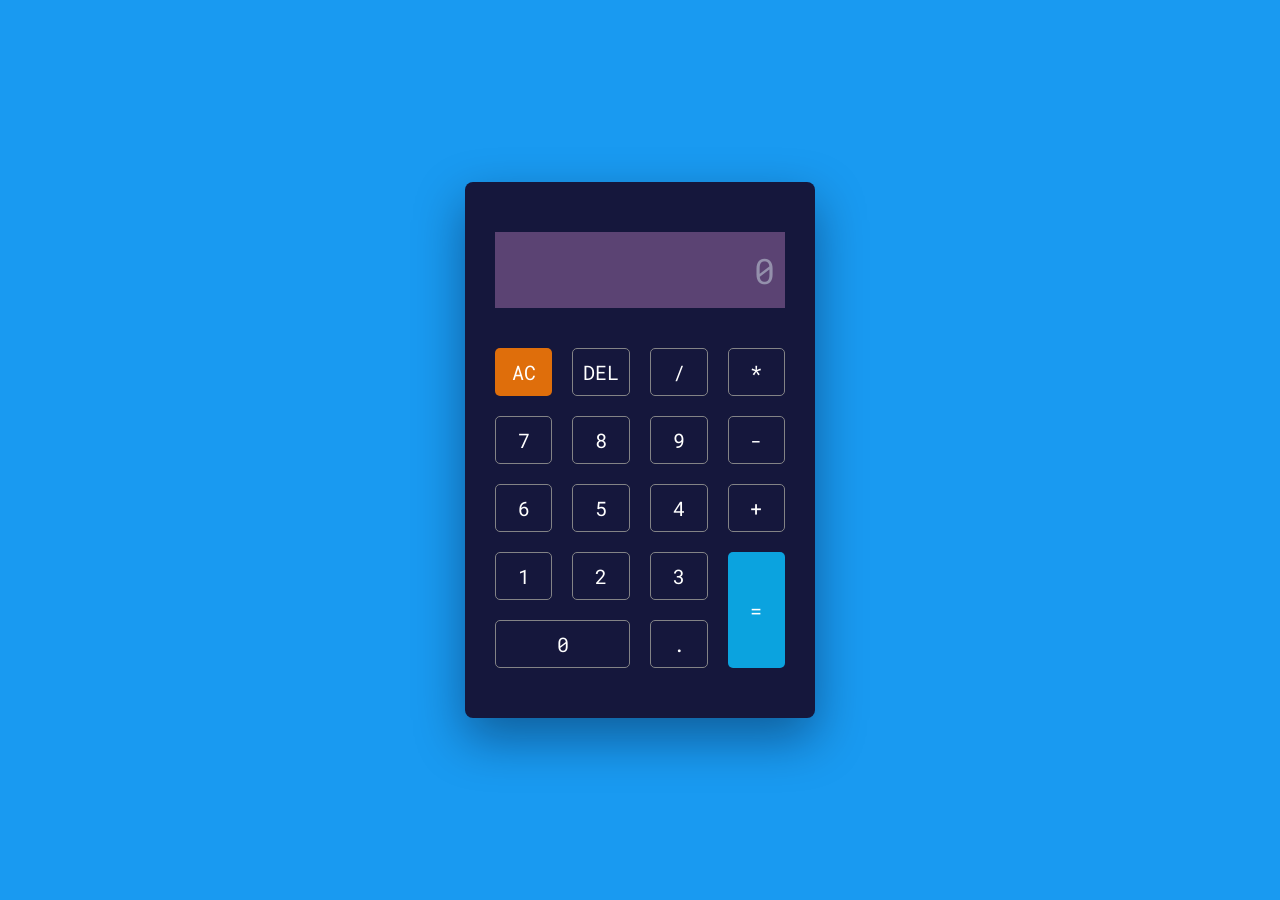
<file: Created/Assignments/Calculater-js/index.html>
<!DOCTYPE html>
<html lang="en">
<head>
    <meta name="viewport" content="width=device-width, initial-scale=1.0" />
    <title>javascript Calculator</title>
    <!-- Google Font -->
    <link
            href="https://fonts.googleapis.com/css2?family=Roboto+Mono:wght@500&display=swap"
            rel="stylesheet"
    />
    <!-- Stylesheet -->
    <style media="screen">
        * {
            padding: 0;
            margin: 0;
            box-sizing: border-box;
            font-family: "Roboto Mono", monospace;
        }
        body {
            height: 100vh;
            background: #199af1;
        }
        .calculator {
            width: 350px;
            background-color: #15173c;
            padding: 50px 30px;
            position: absolute;
            transform: translate(-50%, -50%);
            top: 50%;
            left: 50%;
            border-radius: 8px;
            box-shadow: 0 20px 50px rgba(0, 5, 24, 0.4);
        }
        .display {
            width: 100%;
            background: #5b4373;
        }
        .display input {
            width: 100%;
            padding: 15px 10px;
            text-align: right;
            border: none;
            background-color: transparent;
            color: #ffffff;
            font-size: 35px;
        }
        .display input::placeholder {
            color: #9490ac;
        }
        .buttons {
            display: grid;
            grid-template-columns: repeat(4, 1fr);
            grid-gap: 20px;

            margin-top: 40px;
        }
        .buttons input[type="button"] {
            font-size: 20px;
            padding: 10px;
            border: none;
            border: 1px solid #838386;
            background-color: transparent;
            color: #ffffff;
            cursor: pointer;
            border-radius: 5px;
        }
        .buttons input[type="button"]:hover {
            box-shadow: 0 8px 25px #000d2e;
        }
        input[type="button"]#equal {
            grid-row: span 2;
            background-color: #0ba3df;
            border: none;
        }

        input[type="button"]#clear{
            background-color: #df6e0b;
            border: none;
        }
        input[type="button"][value="0"] {
            grid-column: span 2;
        }
    </style>
</head>
<body>
<div class="calculator">
    <div class="display">
        <input type="text" placeholder="0" id="input" disabled />
    </div>
    <div class="buttons">
        <!-- Full Erase -->
        <input type="button" value="AC" id="clear" />
        <!-- Erase Single Value -->
        <input type="button" value="DEL" id="erase" />
        <input type="button" value="/" class="input-button" />
        <input type="button" value="*" class="input-button" />

        <input type="button" value="7" class="input-button" />
        <input type="button" value="8" class="input-button" />
        <input type="button" value="9" class="input-button" />
        <input type="button" value="-" class="input-button" />

        <input type="button" value="6" class="input-button" />
        <input type="button" value="5" class="input-button" />
        <input type="button" value="4" class="input-button" />
        <input type="button" value="+" class="input-button" />

        <input type="button" value="1" class="input-button" />
        <input type="button" value="2" class="input-button" />
        <input type="button" value="3" class="input-button" />

        <input type="button" value="=" id="equal" />
        <input type="button" value="0" class="input-button" />
        <input type="button" value="." class="input-button" />
    </div>
</div>
<!-- Script -->
<script>

    let equal_pressed = 0;
    //Refer all buttons excluding AC and DEL
    let button_input = document.querySelectorAll(".input-button");
    //Refer input,equal,clear and erase
    let input = document.getElementById("input");
    let equal = document.getElementById("equal");
    let clear = document.getElementById("clear");
    let erase = document.getElementById("erase");

    window.onload = () => {
        input.value = "";
    };

    //Access each class using forEach
    button_input.forEach((button_class) => {
        button_class.addEventListener("click", () => {
            if (equal_pressed == 1) {
                input.value = "";
                equal_pressed = 0;
            }
            //display value of each button
            input.value += button_class.value;
        });
    });

    //Solve the user's input when clicked on equal sign
    equal.addEventListener("click", () => {
        equal_pressed = 1;
        let inp_val = input.value;
        try {
            //evaluate user's input
            let solution = eval(inp_val);
            //True for natural numbers
            //false for decimals
            if (Number.isInteger(solution)) {
                input.value = solution;
            } else {
                input.value = solution.toFixed(2);
            }
        } catch (err) {
            //If user has entered invalid input
            alert("Invalid Input");
        }
    });

    //Clear Whole Input
    clear.addEventListener("click", () => {
        input.value = "";
    });
    //Erase Single Digit
    erase.addEventListener("click", () => {
        input.value = input.value.substr(0, input.value.length - 1);
    });

</script>
</body>
</html>
</file>
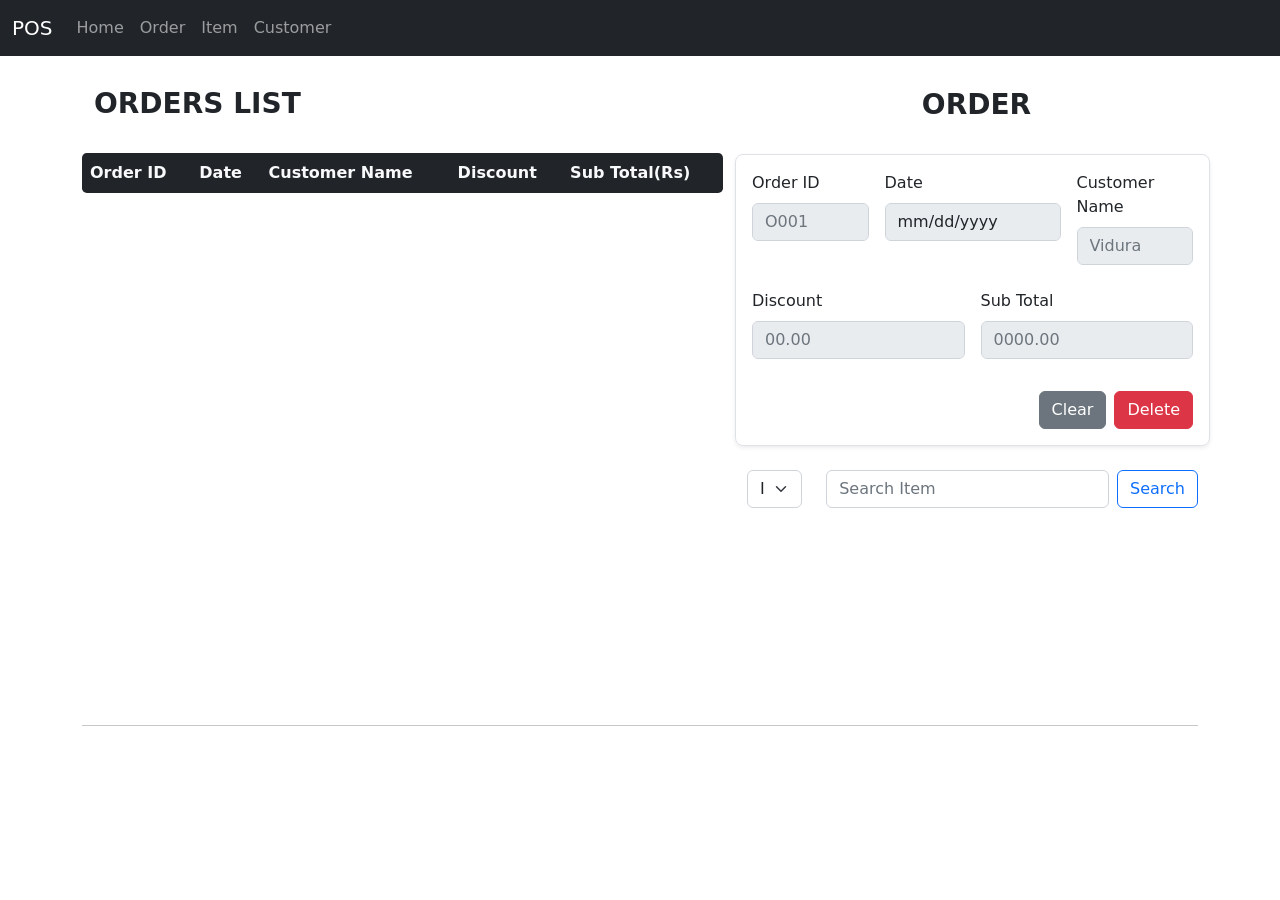
<file: Created/Assignments/SPA/index.html>
<!DOCTYPE html>
<html lang="en">
<head>
    <meta charset="UTF-8">
    <title>POS System</title>
    <meta content="width=device-width, initial-scale=1" name="viewport">
    <link href="../SPA/assets/bootstrap/css/bootstrap.min.css" rel="stylesheet">
    <link href="../SPA/assets/css/table.css" rel="stylesheet">
    <link href="../SPA/assets/css/style.css" rel="stylesheet">
</head>
<body style="background: #fff">
<!--Site Header-->
<header>
    <!--site Row-->
    <section>
        <nav class="navbar navbar-expand-lg navbar-dark bg-dark">
            <div class="container-fluid">
                <a class="navbar-brand" href="#">POS</a>
                <button class="navbar-toggler" type="button" data-bs-toggle="collapse"
                        data-bs-target="#navbarSupportedContent" aria-controls="navbarSupportedContent"
                        aria-expanded="false" aria-label="Toggle navigation">
                    <span class="navbar-toggler-icon"></span>
                </button>
                <div class="collapse navbar-collapse" id="navbarSupportedContent">
                    <ul class="navbar-nav">
                        <li class="nav-item">
                            <div id="btnDash" aria-current="page" class="nav-link " style="cursor: pointer">Home</div>
                        </li>
                        <li class="nav-item">
                            <div id="btnOrder" class="nav-link" style="cursor: pointer">Order</div>
                        </li>
                        <li class="nav-item">
                            <div id="btnItem" class="nav-link" style="cursor: pointer">Item</div>
                        </li>
                        <li class="nav-item">
                            <div id="btnCustomer" class="nav-link" style="cursor: pointer">Customer</div>
                        </li>
                    </ul>
                </div>
            </div>
        </nav>
    </section>
</header>


<!--Site Dashboard-->
<section id="dashboardPage" style="display: block" class="container position-relative">


    <!--Main Dashboard-->
    <section>
        <div class="row container-order">
            <div class="col-7">
                <!--All Order Title-->
                <div>
                    <div class="row " style="margin-top: 1.2rem">
                        <div class="p-1 px-3 col rounded-3 fw-bolder text-dark fs-3 mt-1"><i
                                class="fas fa-chart-line me-2"></i>
                            ORDERS LIST
                        </div>
                    </div>
                </div>
                <div class="mb-5 mt-4 table-wrapper-scroll-y my-custom-scrollbar ">
                    <table class="table table-hover table-borderless table-striped ">
                        <thead class="bg-dark text-light">
                        <tr>
                            <th scope="col">Order ID</th>
                            <th scope="col">Date</th>
                            <th scope="col">Customer Name</th>
                            <th scope="col">Discount</th>
                            <th scope="col">Sub Total(Rs)</th>
                        </tr>
                        </thead>
                        <tbody id="tblOrder">

                        </tbody>
                    </table>
                </div>
            </div>
            <div class="col-5">
                <!--Head/Dashboard Title-->
                <div>
                    <div class="row" style="text-align: center;">
                        <div class="p-1 px-3 rounded-1 fw-bolder text-dark fs-3 mt-4"><i
                                class="fas fa-shopping-cart me-2"></i>
                            ORDER
                        </div>
                    </div>
                </div>
                <div class="row">

                    <!--Order Detail Body-->
                    <div class="px-3 rounded-3 mt-4 p-3 border mb-lg-0 mb-sm-4 mb-4 shadow-sm">
                        <!--First Row-->
                        <div class="row gx-3">
                            <div class="col-5 col-lg col-sm-6 ">
                                <div class="mb-4">
                                    <label for="orderIdDash" class="form-label">Order ID</label>
                                    <input type="text" class="form-control" id="orderIdDash" placeholder="O001"
                                           disabled>
                                </div>
                            </div>
                            <div class="col-7 col-lg  col-sm-6">
                                <div class="mb-4">
                                    <label for="OrderDateDash" class="form-label">Date</label>
                                    <input type="date" class="form-control" id="OrderDateDash" disabled>
                                </div>
                            </div>

                            <div class="col col-lg col-sm-12 ">
                                <div class="mb-4">
                                    <label for="customerNameDash" class="form-label">Customer Name</label>
                                    <input type="text" class="form-control" id="customerNameDash" placeholder="Vidura"
                                           disabled>
                                </div>
                            </div>

                        </div>

                        <!--Second Row-->
                        <div class="row gx-3">
                            <div class="col">
                                <div class="mb-2">
                                    <label for="discountDash" class="form-label">Discount</label>
                                    <input type="text" class="form-control" id="discountDash" placeholder="00.00"
                                           disabled>
                                </div>
                            </div>
                            <div class="col">
                                <div class="mb-2">
                                    <label for="subTotDash" class="form-label">Sub Total</label>
                                    <input type="text" class="form-control" id="subTotDash" placeholder="0000.00"
                                           disabled>
                                </div>
                            </div>
                        </div>

                        <!--Third Row/Button-->
                        <div class="row">
                            <div class=" gap-2 d-flex justify-content-center justify-content-md-end justify-content-sm-center  mt-4">
                                <button type="button" id="btnClearOrd" class="btn btn-secondary">Clear</button>
                                <button type="button" id="btnDeleteOrd" class="btn btn-danger">Delete</button>
                            </div>
                        </div>
                    </div>

                    <!--Selector field-->
                    <div class="col-5 col-sm-3 col-lg-2">
                        <select id="chooseOrderType" class="form-select form-select-ls mt-4"
                                aria-label=".form-select-lg example">
                            <option selected>ID</option>
                        </select>
                    </div>

                    <!--Search bar with button-->
                    <div class="col-12 col-sm-9 col-lg-10">
                        <form class="d-flex mt-3 mt-sm-4">
                            <input class="form-control me-2" id="searchOrder" type="search" placeholder="Search Item"
                                   aria-label="Search">
                            <button id="btnSearchOrder" class="btn btn-outline-primary" type="button">Search
                            </button>
                        </form>
                    </div>

                </div>
            </div>

        </div>


        <!--Line-->
        <hr class="mt-4">
    </section>

</section>

<!--Order-->
<section id="orderPage" style="display: none" class="container position-relative">
    <!--Place Order Title-->
    <div>
        <div class="row ">
            <div class="p-1 px-3 col rounded-3 fw-bolder text-dark fs-3 mt-4"><i
                    class="fas fa-cart-plus me-3"></i>PLACE ORDER
            </div>
        </div>
    </div>

    <!--Section for the Three main Category-->
    <section>
        <div class="mt-4">
            <div class="row gx-3">

                <!--First Column-->
                <div class="col-xl col-lg-5 col-sm-6">
                    <!--Title-->
                    <div class="p-3 rounded-3 text-white bg-dark fw-bolder">INVOICE
                    </div>

                    <!--Container-->
                    <div class="rounded-3 mt-4 p-3 border mb-lg-0 mb-sm-4 mb-4 shadow-sm">
                        <div class="row gx-3">
                            <div class="col">
                                <div class="mb-lg-4 mb-sm-3 mb-3">
                                    <label for="orderId" class="form-label">Order ID</label>
                                    <input type="text" class="form-control" id="orderId" placeholder="O001">
                                </div>
                            </div>
                            <div class="col">
                                <div class="mb-lg-4 mb-sm-3 mb-3">
                                    <label for="OrderDate" class="form-label">Date</label>
                                    <input type="date" class="form-control" id="OrderDate">
                                </div>
                            </div>
                        </div>
                        <div class="row gx-3">
                            <div class="col">
                                <div class="mb-lg-4 mb-sm-3 mb-3">
                                    <label for="customerIdOrd" class="form-label">Customer ID</label>
                                    <select class="form-select form-select-ls" id="customerIdOrd"
                                            aria-label=".form-select-lg example">
                                    </select>
                                </div>
                            </div>
                            <div class="col">
                                <div class="mb-lg-4 mb-sm-3 mb-3">
                                    <label for="customerNameOrd" class="form-label">Customer</label>
                                    <input type="text" class="form-control" disabled id="customerNameOrd"
                                           placeholder="Hasitha">
                                </div>
                            </div>
                        </div>
                        <div class="row gx-3">
                            <div class="mb-lg-4 mb-sm-3 mb-3">
                                <label for="salaryOrd" class="form-label">Salary</label>
                                <input type="text" class="form-control" disabled id="salaryOrd" placeholder="0000.00">
                            </div>
                            <div class="mb-lg-4 mb-md-5 ">
                                <label for="addressOrd" class="form-label">Address</label>
                                <input type="text" class="form-control" disabled id="addressOrd"
                                       placeholder="Bandaragama">
                            </div>
                        </div>
                    </div>

                </div>


                <!--Second Column-->
                <div class="col-xl col-lg-5 col-sm-6">
                    <!--Title-->
                    <div class="p-3 rounded-3  text-white bg-dark fw-bolder">ITEM
                    </div>

                    <!--Container-->
                    <div class="px-3 rounded-3 mt-4 p-3 border mb-lg-0 mb-sm-4 mb-4 shadow-sm">
                        <div class="row gx-3">
                            <div class="col">
                                <div class="mb-4">
                                    <label for="itemIdOrd" class="form-label">Item ID</label>
                                    <select class="form-select form-select-ls" id="itemIdOrd"
                                            aria-label=".form-select-lg example">
                                    </select>
                                </div>
                            </div>
                            <div class="col">
                                <div class="mb-4">
                                    <label for="item" class="form-label">Item</label>
                                    <input type="text" class="form-control" disabled id="item" placeholder="Sunlight">
                                </div>
                            </div>
                        </div>
                        <div class="row gx-3">
                            <div class="col">
                                <div class="mb-4">
                                    <label for="priceOrd" class="form-label">Price</label>
                                    <input type="text" class="form-control" disabled id="priceOrd"
                                           placeholder="0000.00">
                                </div>
                            </div>
                            <div class="col">
                                <div class="mb-5">
                                    <label for="qtyOnHandOrd" class="form-label">QyOnHand</label>
                                    <input type="number" class="form-control" disabled id="qtyOnHandOrd"
                                           placeholder="10">
                                </div>
                            </div>
                        </div>
                        <div class="row">
                            <div class="mb-lg-2 mb-md-2 mb-sm-5">
                                <label for="orderQty" class="form-label">Order Quantity</label>
                                <input type="number" class="form-control" id="orderQty" placeholder="00">
                            </div>
                            <div class="mt-5 d-grid  col-6 mx-auto">
                                <button type="button" id="btnAddToCart" class="btn btn-primary">Add To Cart</button>
                            </div>
                        </div>
                    </div>
                </div>


                <!--Third Column-->
                <div class="col-xl col-lg-5 col-sm-6">
                    <!--Title-->
                    <div class="p-3 rounded-3  text-white bg-dark fw-bolder">PAYMENT DETAILS
                    </div>

                    <!--Container-->
                    <div class="px-3 rounded-3 mt-4 p-3 border shadow-sm">
                        <div class="row px-lg-0 px-xxl-4 px-sm-5 mt-0 mt-lg-2 mt-xl-1 mt-xxl-3 ">
                            <div class="col-5">
                                <div class="mb-2 mb-lg-3 mb-xxl-3">
                                    <label for="total" class="form-label fs-5">Total(RS)</label>
                                </div>
                            </div>
                            <div class="col">
                                <div class="mb-2">
                                    <input type="number" readonly class="form-control p-1 fs-6 fw-bolder " id="total"
                                           value="00000.00">
                                </div>
                            </div>
                        </div>

                        <div class="row px-lg-0 px-sm-5 px-xxl-4">
                            <div class="col-5">
                                <div class="mb-2">
                                    <label for="subTotal" class="form-label fs-5">Sub Total(RS)</label>
                                </div>
                            </div>
                            <div class="col">
                                <div class="mb-2">
                                    <input type="number" readonly class="form-control p-1 fs-6 fw-bolder " id="subTotal"
                                           value="00000.00">
                                </div>
                            </div>
                        </div>

                        <div class="row gx-3 mt-4">
                            <div class="col">
                                <div class="mb-3">
                                    <label for="cash" class="form-label">Cash</label>
                                    <input type="text" class="form-control" id="cash" placeholder="0000.00">
                                </div>
                            </div>
                            <div class="col">
                                <div class="mb-3 mb-xxl-4">
                                    <label for="discount" class="form-label">Discount</label>
                                    <input type="number" class="form-control" id="discount" placeholder="10">
                                </div>
                            </div>
                        </div>
                        <div class="row">
                            <div class="mb-3 mb-xl-5 mb-xxl-4">
                                <label for="balance" class="form-label">Balance</label>
                                <input type="text" class="form-control" id="balance" placeholder="0000.00">
                            </div>
                            <div class="mt-1 d-grid col-6 mt-xl-2 mx-auto">
                                <button id="purchaseOrder" type="button" class="btn btn-primary">Purchase</button>
                            </div>
                        </div>
                    </div>
                </div>
            </div>
        </div>
    </section>

    <!--line-->
    <hr class="mt-4 ">

    <!--Table-->
    <section>
        <div class="mb-5 mt-4 table-wrapper-scroll-y my-custom-scrollbar ">
            <table class="table table-hover table-borderless table-striped">
                <thead class="text-white bg-dark" style="background-color: #273c75;">
                <tr>
                    <th scope="col">Item Code</th>
                    <th scope="col">Item Name</th>
                    <th scope="col">Price</th>
                    <th scope="col">Quantity</th>
                    <th scope="col">Total(Rs)</th>
                </tr>
                </thead>
                <tbody id="tblCart">
                </tbody>
            </table>
        </div>
    </section>

</section>

<!--Item-->
<section id="itemPage" style="display: none" class="container position-relative">
    <div class="container-order row">
        <div class="col-7">
            <section>
                <div>
<!--                    Title-->
                    <div class="row" style="margin-top: 1.2rem">
                        <div class="p-1 px-3 col rounded-3 fw-bolder text-dark fs-3 mt-1"><i
                                class="fa-solid fa-boxes-packing"></i>&nbsp;&nbsp;ALL ITEMS
                        </div>
                    </div>
                </div>
                <!--Items Table-->
                <div class="mb-5 mt-4 table-wrapper-scroll-y my-custom-scrollbar">
                    <table class="table table-hover table-borderless table-striped">
                        <thead class="text-light bg bg-dark">
                        <tr>
                            <th scope="col">Item Code</th>
                            <th scope="col">Item Name</th>
                            <th scope="col">Quantity</th>
                            <th scope="col">Unit Price(Rs)</th>
                        </tr>
                        </thead>
                        <tbody id="tblItem">
                        </tbody>
                    </table>
                </div>
            </section>
        </div>
        <div class="col-5">
            <!--title-->
            <div>
                <div class="row ">
                    <div class="p-1 px-3 col rounded-3 fw-bolder text-dark fs-3 mt-4" style="text-align: center"><i
                            class="fas fa-box-open me-2 fs-4"></i>
                        ITEM
                    </div>
                </div>
            </div>
            <!--Body-->
            <section>
                <!-- Body-->
                <div class="px-3 rounded-3 mt-4 p-3 border mb-lg-0 mb-sm-4 mb-4 shadow-sm">
                    <div class="row gx-3">
                        <!--Item-->
                        <div class="col-5 col-sm-5 col-lg">
                            <div class="mb-4">
                                <label class="form-label" for="itId">Item Code</label>
                                <input class="form-control" disabled id="itId" placeholder="P001" type="text">
                            </div>
                        </div>
                        <!--Name-->
                        <div class="col-7 col-sm-7 col-lg">
                            <div class="mb-4">
                                <label class="form-label" for="itName">Name</label>
                                <input class="form-control" id="itName" placeholder="Cream Cracker" type="text">
                            </div>
                        </div>
                        <!--qty-->
                        <div class="col col-lg">
                            <div class="mb-2">
                                <label class="form-label" for="qtyOnHand">Quantity</label>
                                <input class="form-control" id="qtyOnHand" placeholder="12" type="number">
                            </div>
                        </div>
                        <!--price-->
                        <div class="col col-lg">
                            <div class="mb-2">
                                <label class="form-label" for="itPrice">Unit Price</label>
                                <input class="form-control" id="itPrice" placeholder="250.00" type="text">
                            </div>
                        </div>

                    </div>

                    <!--Buttons-->
                    <div class="row">
                        <div class=" gap-2 d-flex justify-content-center justify-content-md-end justify-content-sm-center  mt-4 mt-lg-2">
                            <button class="btn btn-secondary" id="btnItemClear" type="button">Clear</button>
                            <button class="btn btn-danger" id="btnItemDelete" type="button">Delete</button>
                            <button class="btn btn-primary" id="btnItemUpdate" type="button">Update</button>
                        </div>
                    </div>
                </div>
                <div class="row">

                    <div class="col-5 col-xl-2 col-sm-3 col-md-2 col-lg-2">
                        <select id="itemCombo" aria-label=".form-select-lg example"
                                class="form-select form-select-ls  mt-4">
                            <option selected>ID</option>
                        </select>
                    </div>

                    <!--Buttons-->
                    <div class="col-12 col-xl col-sm-9 col-md-6 col-lg">
                        <form class="d-flex mt-3 mt-sm-4 mt-lg-4">
                            <input aria-label="text" class="form-control me-2" id="inputItemSearch"
                                   placeholder="Search Item"
                                   type="text">
                            <button class="btn btn-outline-primary" id="btnItemSearch" type="button">Search</button>
                        </form>
                    </div>

                    <!--Item Register-->
                    <div class="col-xl col-lg col-sm-12 col-md-4 d-grid justify-content-md-end ">

                        <!--Button-->
                        <button class="btn btn-primary mt-4 d-grid  col-6 col-md-12 col-sm-6 mx-auto"
                                data-bs-target="#addItemModalItem"
                                data-bs-toggle="modal"
                                type="button">+Add Item
                        </button>

                        <!--Fade Container-->
                        <div aria-hidden="true" aria-labelledby="addItemModalLabelItem" class="modal fade"
                             id="addItemModalItem"
                             tabindex="-1">

                            <div class="modal-dialog-centered modal-dialog">

                                <!--Main Message Container-->
                                <div class="modal-content">

                                    <!--Message Container-->
                                    <div class="modal-header bg-primary text-light">
                                        <h5 class="modal-title " id="addItemModalLabelItem">Add New Item</h5>
                                        <button aria-label="Close" class="btn-close" data-bs-dismiss="modal"
                                                type="button"></button>
                                    </div>

                                    <!--Message/Modal Body-->
                                    <div class="modal-body">
                                        <form>
                                            <div>
                                                <label class="col-form-label" for="itemId">Item Code:</label>
                                                <input class="form-control" id="itemId" type="text">
                                                <span class="control-error" style="color: red" id="lblItemCode"></span>
                                            </div>
                                            <div>
                                                <label class="col-form-label" for="itemName">Item Name:</label>
                                                <input class="form-control" id="itemName" type="text">
                                                <span class="control-error" style="color: red" id="lblItemName"></span>
                                            </div>
                                            <div>
                                                <label class="col-form-label" for="itemPrice">Item Price:</label>
                                                <input class="form-control" id="itemPrice" type="text">
                                                <span class="control-error" style="color: red" id="lblItemPrice"></span>
                                            </div>
                                            <div>
                                                <label class="col-form-label" for="itemQtyOnHand">Item Quantity:</label>
                                                <input class="form-control" id="itemQtyOnHand" type="number">
                                                <span class="control-error" style="color: red" id="lblItemQTY"></span>
                                            </div>
                                        </form>
                                    </div>

                                    <!--Message Footer/Button-->
                                    <div class="modal-footer">
                                        <button class="btn btn-secondary" data-bs-dismiss="modal" type="button">Close
                                        </button>
                                        <button class="btn btn-primary" id="btnItemSave" type="button">Save</button>
                                    </div>
                                </div>
                            </div>
                        </div>
                    </div>
                </div>


            </section>

        </div>

    </div>
</section>

<!--Customer-->
<section id="customerPage" style="display: none" class="container position-relative">
    <div class="container-order row">
        <div class="col-7">
            <!--customer title-->

            <!--All Customer Details Main-->
            <section>
                <!--All Customer Title-->
                <div>
                    <div class="row " style="margin-top: 1.2rem">
                        <div class="p-1 px-3 col rounded-3 fw-bolder text-dark fs-3 mt-1" style="text-align: center"><i
                                class="fa-solid fa-users-viewfinder"></i>
                            CUSTOMERS LIST
                        </div>
                    </div>
                </div>


                <!--All Customer Details Table-->
                <div class="mb-5 mt-4 table-wrapper-scroll-y my-custom-scrollbar">
                    <table class="table table-hover table-borderless table-striped">
                        <thead class="text-light bg-dark">
                        <tr>
                            <th scope="col">Customer ID</th>
                            <th scope="col">Customer Name</th>
                            <th scope="col">Address</th>
                            <th scope="col">Salary(Rs)</th>
                        </tr>
                        </thead>
                        <tbody id="tblCustomer">

                        </tbody>
                    </table>
                </div>
            </section>
        </div>
        <div class="col-5">
<!--            Title-->
            <div>
                <div class="row ">
                    <div class="p-1 px-3 col rounded-3 fw-bolder text-dark fs-3 mt-4" style="text-align: center"><i
                            class="fa-solid fa-user-tie"></i>
                        CUSTOMER
                    </div>
                </div>
            </div>

            <!--Body-->
            <section>

                <div class="row">

                    <!--Customer Detail Body-->
                    <div class="px-3 rounded-3 mt-4 p-3 border mb-lg-0 mb-sm-4 mb-4 shadow-sm">

                        <!--first Row-->
                        <div class="row gx-3">
                            <div class="col-5 col-sm-5 col-lg">
                                <div class="mb-4">
                                    <label class="form-label" for="cId">Customer ID</label>
                                    <input class="form-control" disabled id="cId" placeholder="C001" type="text">
                                </div>
                            </div>

                            <div class="col-7 col-sm-7 col-lg">
                                <div class="mb-4">
                                    <label class="form-label" for="cName">Name</label>
                                    <input class="form-control" id="cName" placeholder="Hasitha" type="text">
                                </div>
                            </div>

                            <div class="col">
                                <div class="mb-4">
                                    <label class="form-label" for="cSalary">Salary(Rs)</label>
                                    <input class="form-control" id="cSalary" placeholder="0000.00" type="text">
                                </div>
                            </div>
                        </div>

                        <!--Second Row-->
                        <div class="row gx-3">
                            <div class="col">
                                <div class="mb-2">
                                    <label class="form-label" for="cAddress">Address</label>
                                    <input class="form-control" id="cAddress" placeholder="Bandaragama" type="text">
                                </div>
                            </div>
                        </div>

                        <!--Third row/buttons-->
                        <div class="row">
                            <div class="gap-2 d-flex justify-content-center justify-content-md-end justify-content-sm-center  mt-4">
                                <button class="btn btn-secondary" id="clearCus" type="button">Clear</button>
                                <button class="btn btn-danger" id="btnCusDelete" type="button">Delete</button>
                                <button class="btn btn-primary" id="btnCusUpdate" type="button">Update</button>
                            </div>
                        </div>
                    </div>
                    <!--Selector Field-->
                    <div class="col-5 col-xl-2 col-sm-3 col-md-2 col-lg-2">
                        <select id="cusCombo" aria-label=".form-select-lg example"
                                class="form-select form-select-ls mt-4">
                            <option selected>ID</option>
                        </select>
                    </div>

                    <!--Search Bar with Button-->
                    <div class="col-12 col-xl col-sm-9 col-md-6 col-lg">
                        <form class="d-flex mt-3 mt-sm-4 mt-lg-4">
                            <input id="inputCusSearch" aria-label="Search" class="form-control me-2"
                                   placeholder="Search Customer" type="search">
                            <button id="btnSearchButton" class="btn btn-outline-primary" type="button">Search</button>
                        </form>
                    </div>


                    <!--Add Customer Button and Open Add Window-->
                    <div class="col-xl col-lg col-sm-12 col-md-4 d-grid justify-content-md-end">

                        <!--Button-->
                        <button class="btn btn-primary mt-4 d-grid  col-6 col-md-12 col-sm-6 mx-auto"
                                data-bs-target="#addItemModal"
                                data-bs-toggle="modal"
                                type="button">Customer Register
                        </button>


                        <!--fade Container-->
                        <div aria-hidden="true" aria-labelledby="addItemModalLabel" class="modal fade" id="addItemModal"
                             tabindex="-1">

                            <div class="modal-dialog-centered modal-dialog">

                                <!--Main message Container-->
                                <div class="modal-content">

                                    <!--Message Header-->
                                    <div class="modal-header text-light" style="background-color: #58828a">
                                        <h5 class="modal-title " id="addItemModalLabel">Add New Customer</h5>
                                        <button aria-label="Close" class="btn-close" data-bs-dismiss="modal"
                                                type="button"></button>
                                    </div>

                                    <!--Message Box Body-->
                                    <div class="modal-body">
                                        <form>
                                            <div>
                                                <label class="col-form-label" for="customerId">Customer ID:</label>
                                                <input class="form-control" id="customerId" type="text">
                                                <span class="control-error" style="color: red" id="lblCusId"></span>
                                            </div>
                                            <div>
                                                <label class="col-form-label" for="customerName">Customer Name:</label>
                                                <input class="form-control" id="customerName" type="text">
                                                <span class="control-error" style="color: red" id="lblCusName"></span>
                                            </div>
                                            <div>
                                                <label class="col-form-label" for="customerAddress">Address:</label>
                                                <input class="form-control" id="customerAddress" type="text">
                                                <span class="control-error" style="color: red"
                                                      id="lblCusAddress"></span>
                                            </div>
                                            <div>
                                                <label class="col-form-label" for="customerSalary">Salary:</label>
                                                <input class="form-control" id="customerSalary" type="text">
                                                <span class="control-error" style="color: red" id="lblCusSalary"></span>
                                            </div>
                                        </form>
                                    </div>

                                    <!--Message Box Footer/buttons-->
                                    <div class="modal-footer">
                                        <button class="btn btn-secondary" data-bs-dismiss="modal" type="button">Close
                                        </button>
                                        <button class="btn btn-primary" type="button" id="btnSaveCustomer">Save</button>
                                    </div>

                                </div>
                            </div>. -
                        </div>
                    </div>
                </div>
            </section>

        </div>

    </div>


</section>

<script src="assets/js/jquery-3.6.1.min.js"></script>
<script src="db/DB.js"></script>
<script src="controllers/CustomerController.js"></script>
<script src="controllers/itemController.js"></script>
<script src="controllers/orderController.js"></script>
<script src="controllers/homeController.js"></script>


<script src="modal/customerModal.js"></script>
<script src="modal/itemModal.js"></script>
<script src="modal/orderModal.js"></script>
<script src="modal/tempCartModal.js"></script>
</body>


<script src="assets/bootstrap/js/bootstrap.min.js"></script>
<script src="assets/js/SPANavBar.js"></script>

</html>
</file>
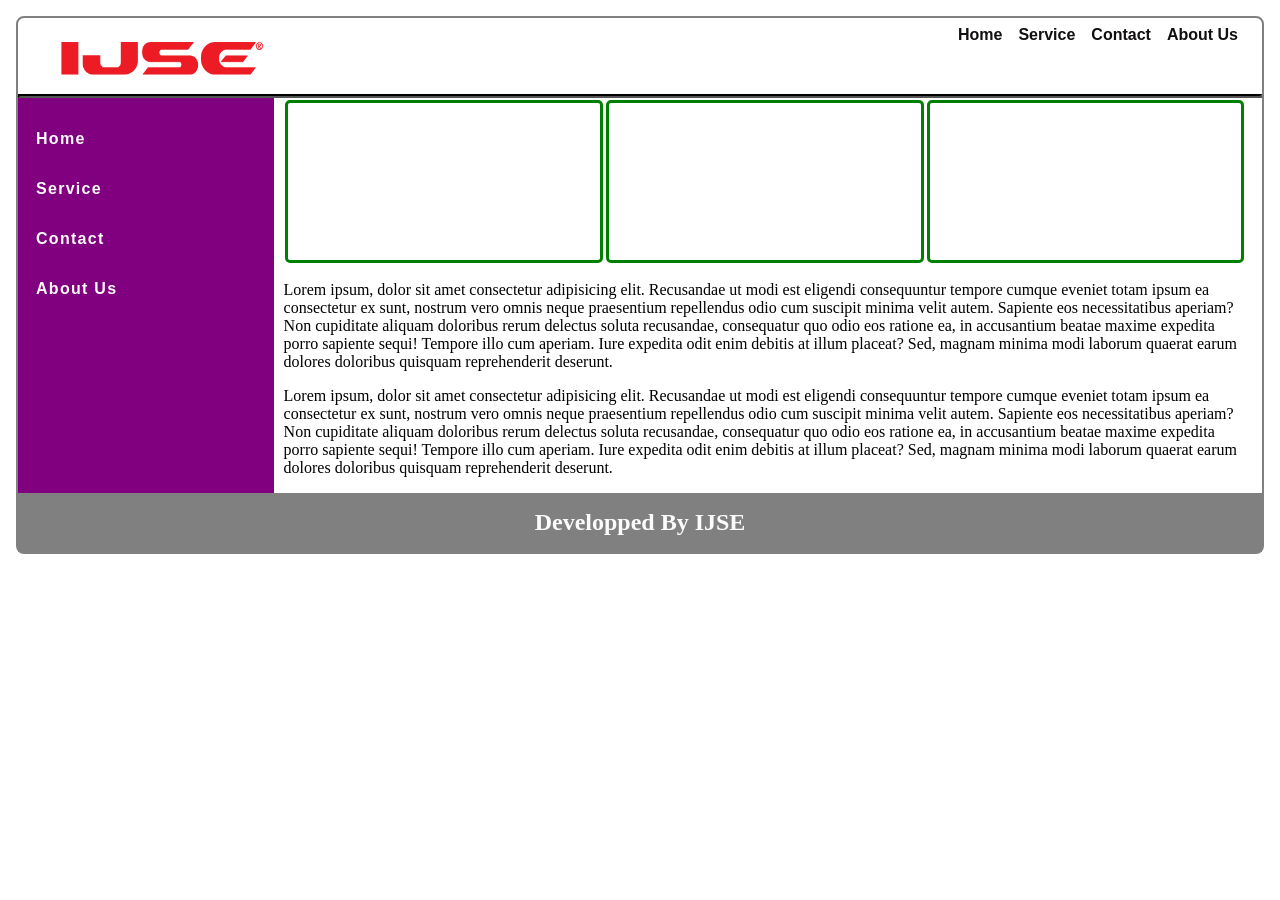
<file: Created/Assignments/HTML-CSS---Assignment-1/CASE_02_Absolute_Relative_BoxModel/index.html>
<!DOCTYPE html>
<html lang="en">
<head>
  <meta charset="UTF-8" />
  <meta http-equiv="X-UA-Compatible" content="IE=edge" />
  <meta name="viewport" content="width=device-width, initial-scale=1.0" />
  <title>Q 02</title>
  <link rel="stylesheet" href="style.css" />
</head>

<body>
<header>
  <nav>
    <ul>
      <li><img src="images/ijse.png" alt="" /></li>
      <li><a href="#">Home</a></li>
      <li><a href="#">Service</a></li>
      <li><a href="#">Contact</a></li>
      <li><a href="#">About Us</a></li>
    </ul>
  </nav>
  <hr />
</header>
<main>
  <aside>
    <ul>
      <li><a href="#">Home</a></li>
      <li><a href="#">Service</a></li>
      <li><a href="#">Contact</a></li>
      <li><a href="#">About Us</a></li>
    </ul>
  </aside>
  <article>
    <div>
      <video autoplay loop src="videos/fishes.mp4"></video>
      <video autoplay loop src="videos/fishes.mp4"></video>
      <video autoplay loop src="videos/fishes.mp4"></video>
    </div>
    <p>
      Lorem ipsum, dolor sit amet consectetur adipisicing elit. Recusandae
      ut modi est eligendi consequuntur tempore cumque eveniet totam ipsum
      ea consectetur ex sunt, nostrum vero omnis neque praesentium
      repellendus odio cum suscipit minima velit autem. Sapiente eos
      necessitatibus aperiam? Non cupiditate aliquam doloribus rerum
      delectus soluta recusandae, consequatur quo odio eos ratione ea, in
      accusantium beatae maxime expedita porro sapiente sequi! Tempore illo
      cum aperiam. Iure expedita odit enim debitis at illum placeat? Sed,
      magnam minima modi laborum quaerat earum dolores doloribus quisquam
      reprehenderit deserunt.
    </p>
    <p>
      Lorem ipsum, dolor sit amet consectetur adipisicing elit. Recusandae
      ut modi est eligendi consequuntur tempore cumque eveniet totam ipsum
      ea consectetur ex sunt, nostrum vero omnis neque praesentium
      repellendus odio cum suscipit minima velit autem. Sapiente eos
      necessitatibus aperiam? Non cupiditate aliquam doloribus rerum
      delectus soluta recusandae, consequatur quo odio eos ratione ea, in
      accusantium beatae maxime expedita porro sapiente sequi! Tempore illo
      cum aperiam. Iure expedita odit enim debitis at illum placeat? Sed,
      magnam minima modi laborum quaerat earum dolores doloribus quisquam
      reprehenderit deserunt.
    </p>
  </article>
</main>
<footer><p>Developped By IJSE</p></footer>
</body>
</html>
</file>
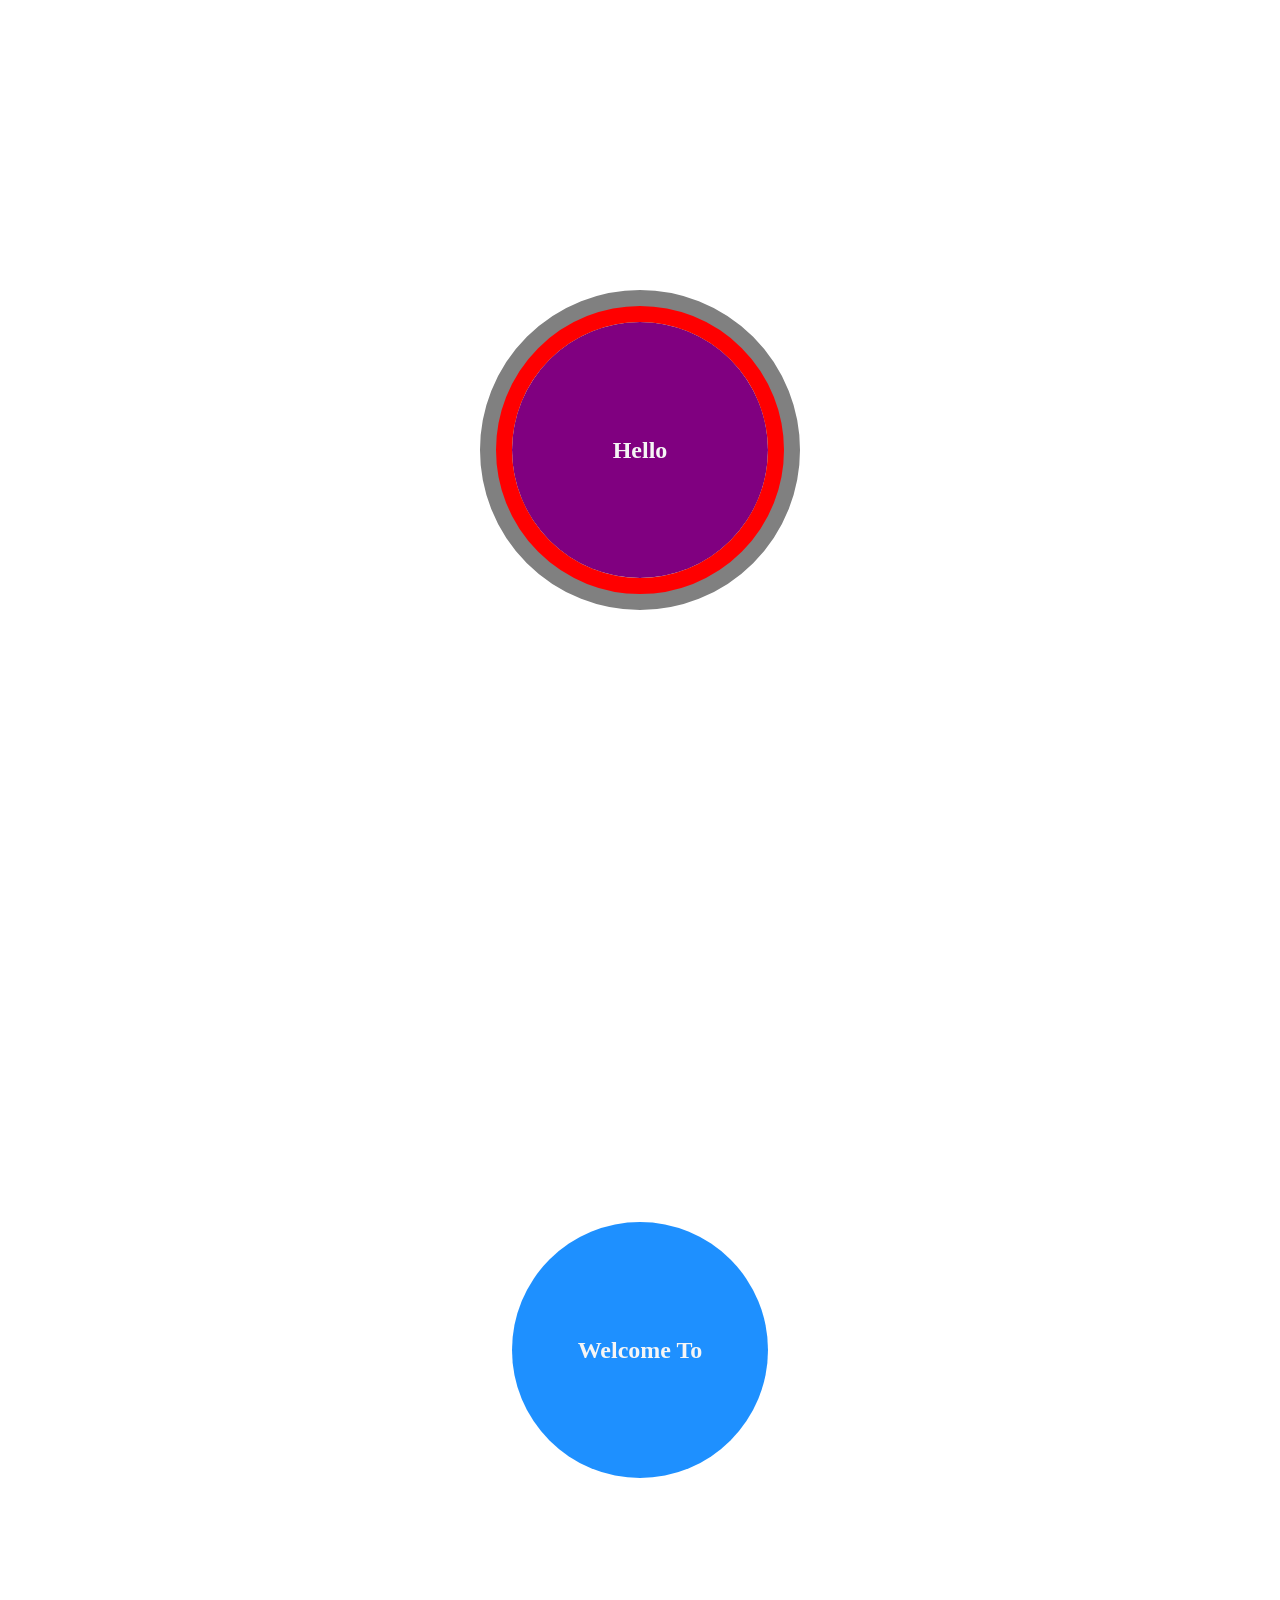
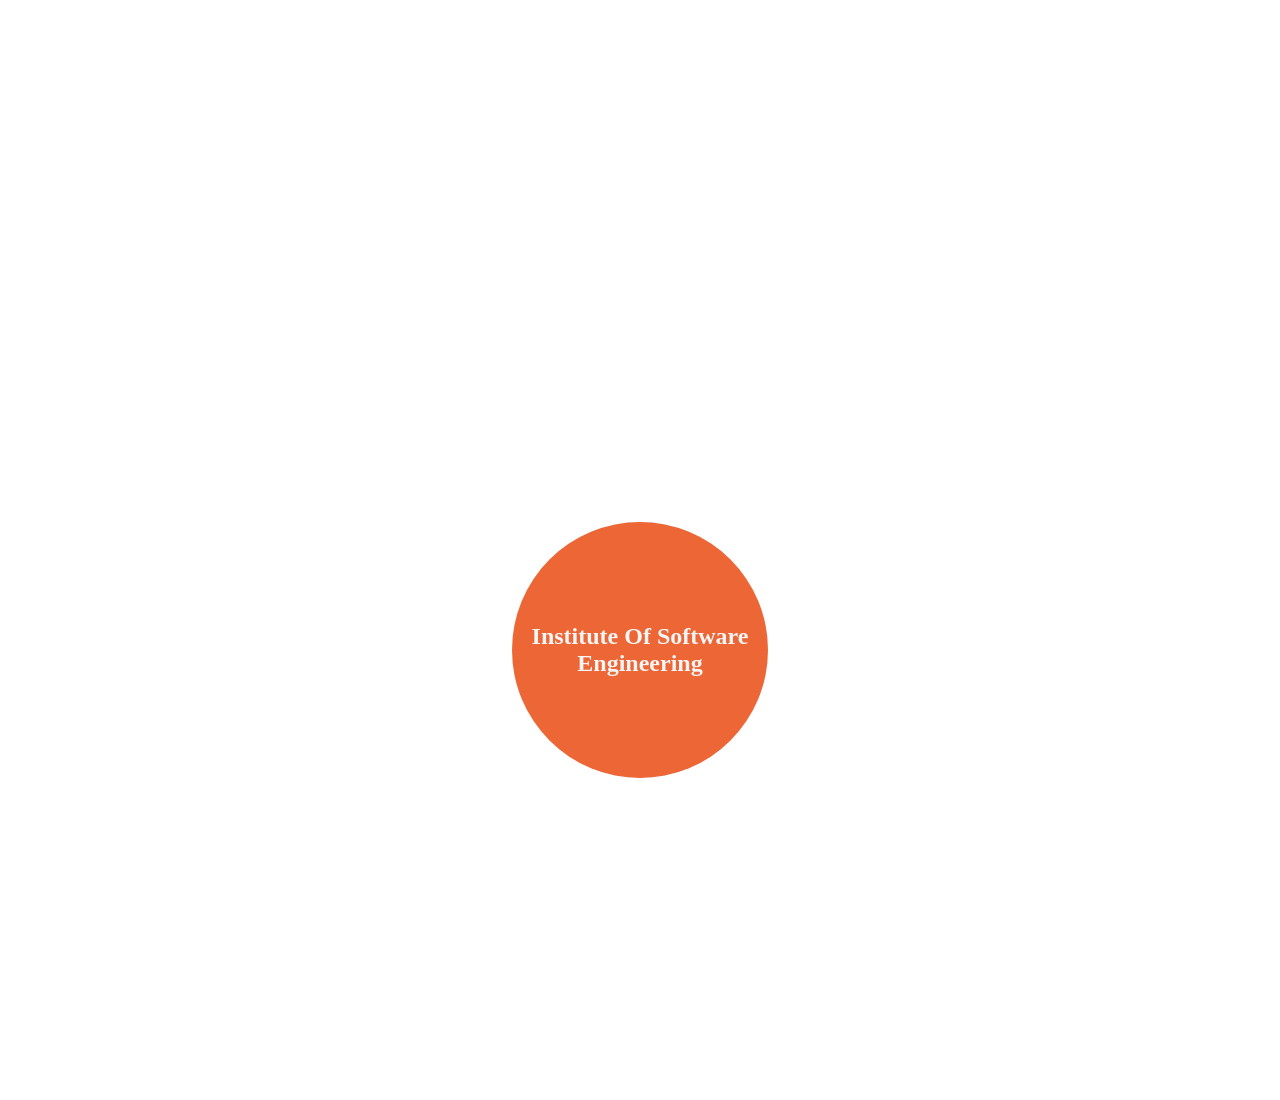
<file: Created/Assignments/HTML-CSS---Assignment-1/CASE_03_Absolute_Relative_Fixed/index.html>
<!DOCTYPE html>
<html lang="en">
  <head>
    <meta charset="UTF-8" />
    <meta http-equiv="X-UA-Compatible" content="IE=edge" />
    <meta name="viewport" content="width=device-width, initial-scale=1.0" />
    <title>Q 03</title>
    <link rel="stylesheet" href="style.css" />
  </head>

  <body>
    <main>
      <div></div>
      <div></div>
    </main>
    <article>
      <section>
        <div>
          <p>Hello</p>
        </div>
      </section>
      <section>
        <div>
          <p>Welcome To</p>
        </div>
      </section>
      <section>
        <div>
          <p>Institute Of Software Engineering</p>
        </div>
      </section>
    </article>
  </body>
</html>
</file>
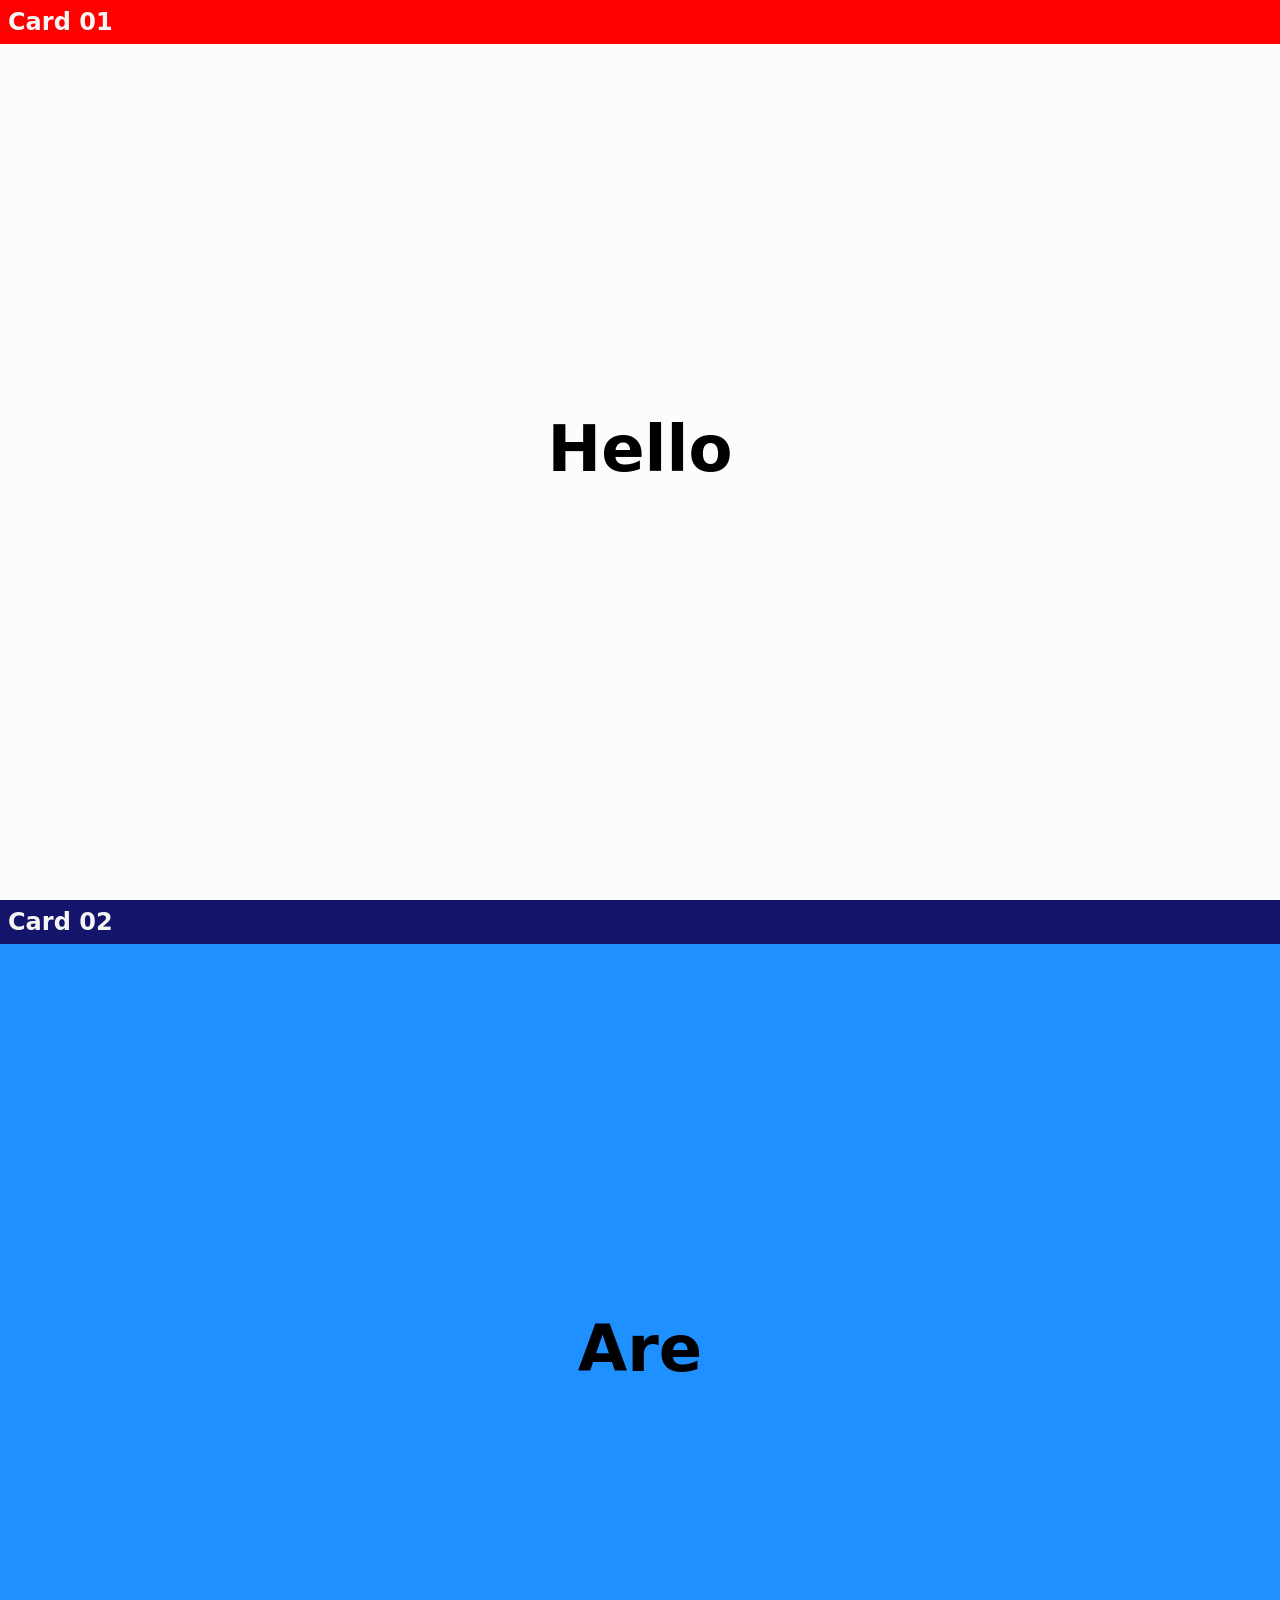
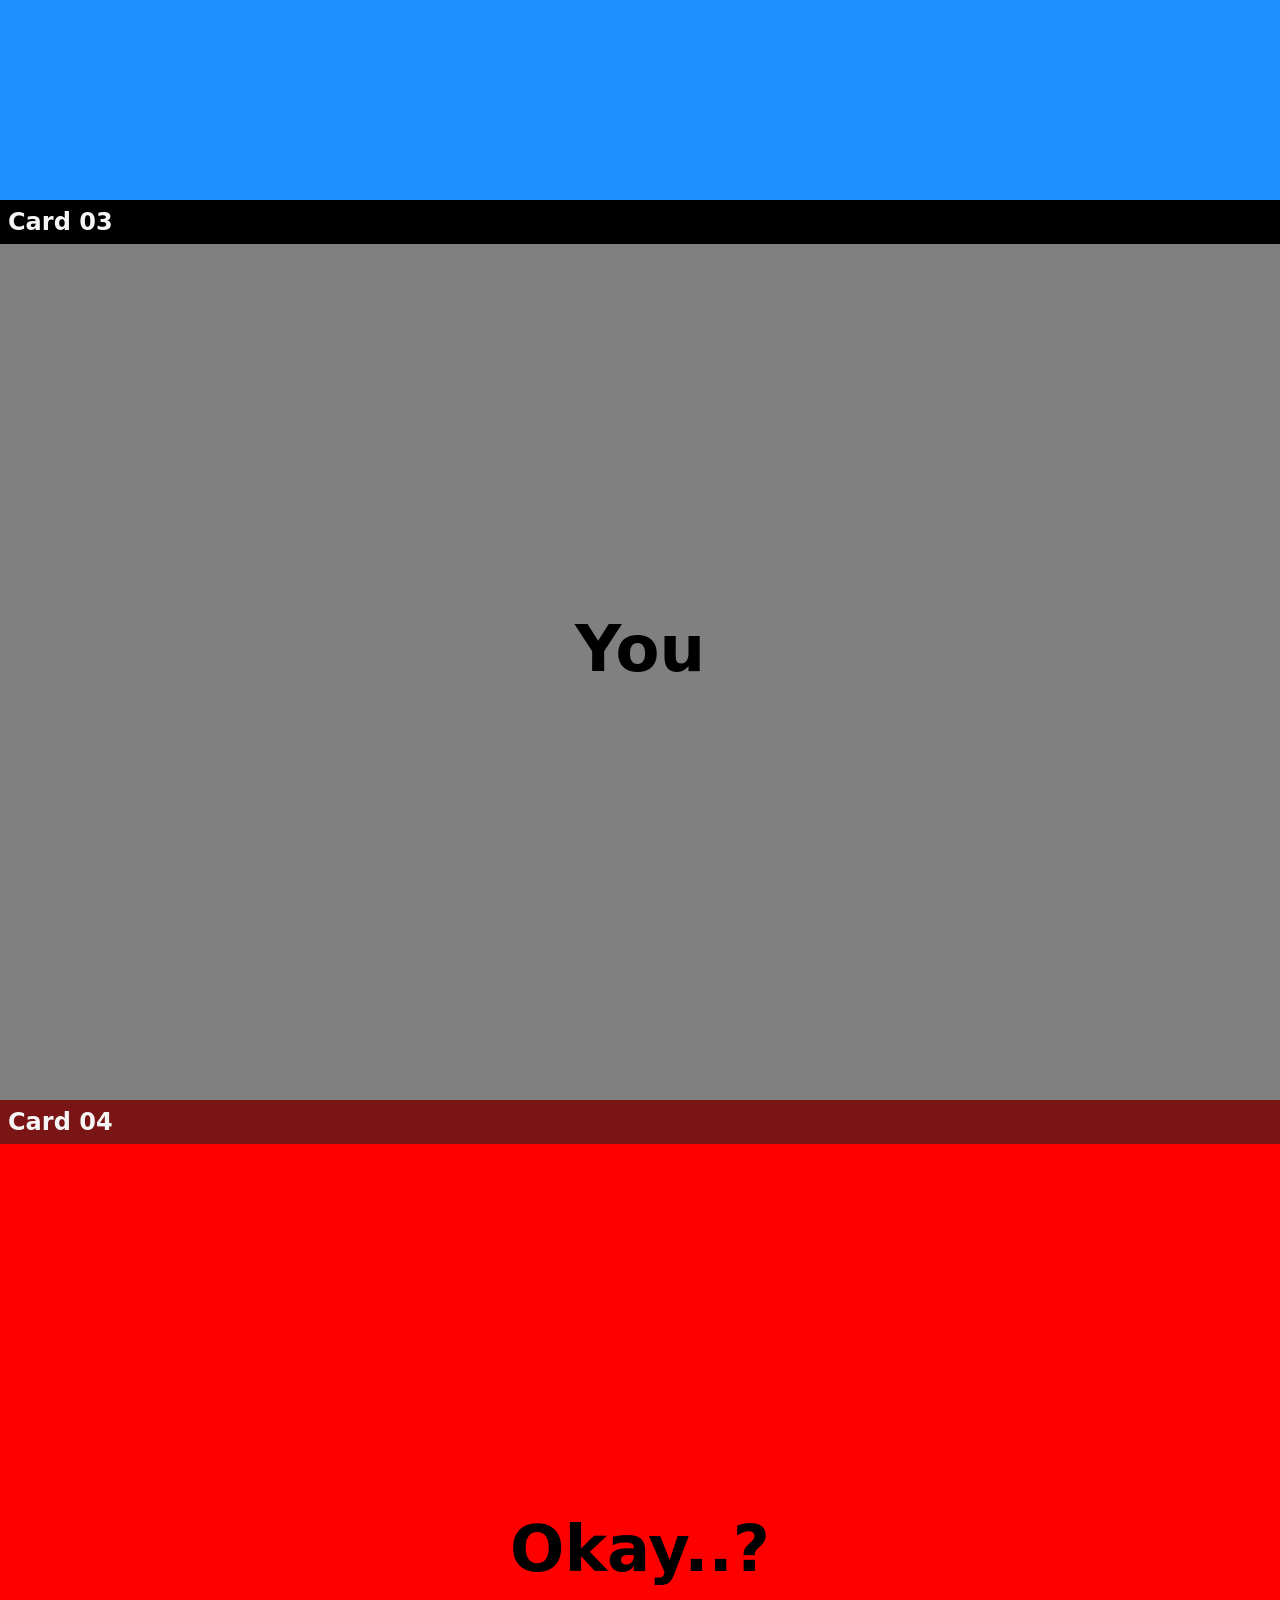
<file: Created/Assignments/HTML-CSS---Assignment-1/CASE_04_Absolute_Relative_Sticky/index.html>
<!DOCTYPE html>
<html lang="en">
  <head>
    <meta charset="UTF-8" />
    <meta http-equiv="X-UA-Compatible" content="IE=edge" />
    <meta name="viewport" content="width=device-width, initial-scale=1.0" />
    <title>Q 04</title>
    <link rel="stylesheet" href="style.css" />
  </head>

  <body>
    <main>
      <section>
        <div>
          <p>Card 01</p>
          <p>Hello</p>
        </div>
        <div>
          <p>Card 02</p>
          <p>Are</p>
        </div>
        <div>
          <p>Card 03</p>
          <p>You</p>
        </div>
        <div>
          <p>Card 04</p>
          <p>Okay..?</p>
        </div>
      </section>
    </main>
  </body>
</html>
</file>
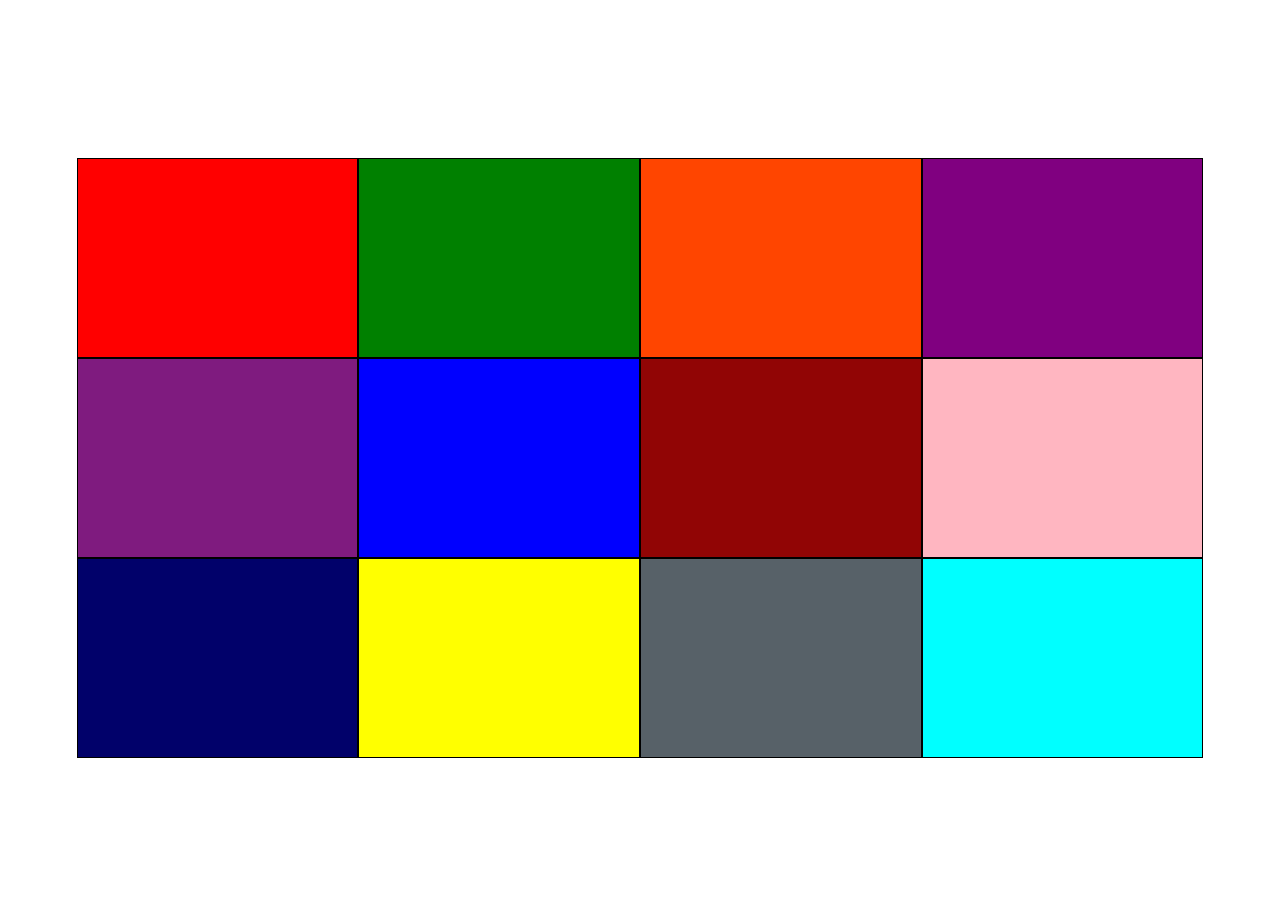
<file: Created/Assignments/HTML-CSS---Assignment-1/CASE_05_Grid(01)/index.html>
<!DOCTYPE html>
<html lang="en">
  <head>
    <meta charset="UTF-8" />
    <meta http-equiv="X-UA-Compatible" content="IE=edge" />
    <meta name="viewport" content="width=device-width, initial-scale=1.0" />
    <title>Q 05</title>
    <link rel="stylesheet" href="style.css" />
  </head>

  <body>
    <main>
      <div></div>
      <div></div>
      <div></div>
      <div></div>
      <div></div>
      <div></div>
      <div></div>
      <div></div>
      <div></div>
      <div></div>
      <div></div>
      <div></div>
    </main>
  </body>
</html>
</file>
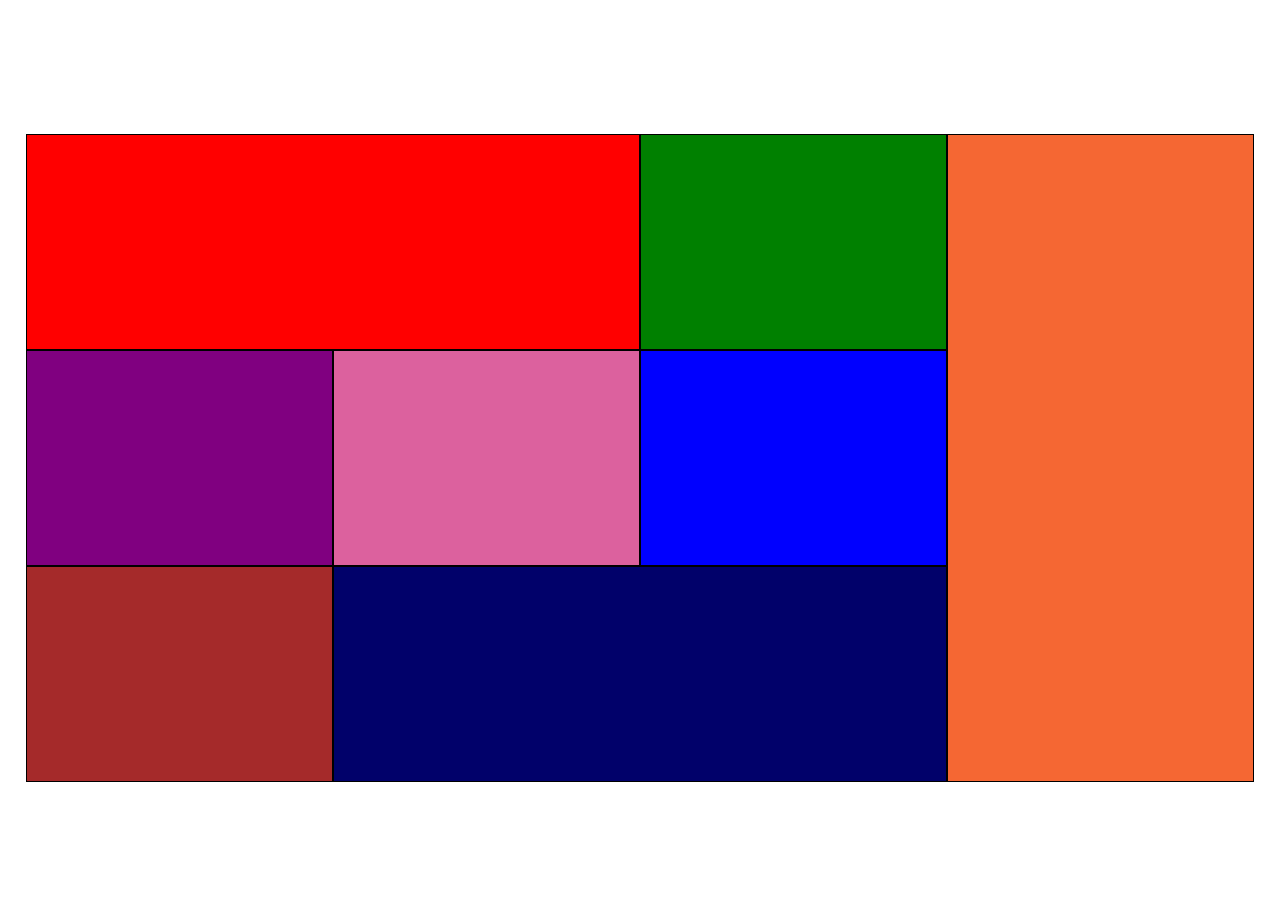
<file: Created/Assignments/HTML-CSS---Assignment-1/CASE_06_Grid(02)/index.html>
<!DOCTYPE html>
<html lang="en">
  <head>
    <meta charset="UTF-8" />
    <meta http-equiv="X-UA-Compatible" content="IE=edge" />
    <meta name="viewport" content="width=device-width, initial-scale=1.0" />
    <title>Q 06</title>
    <link rel="stylesheet" href="style.css" />
  </head>

  <body>
    <main>
      <div></div>
      <div></div>
      <div></div>
      <div></div>
      <div></div>
      <div></div>
      <div></div>
      <div></div>
    </main>
  </body>
</html>
</file>
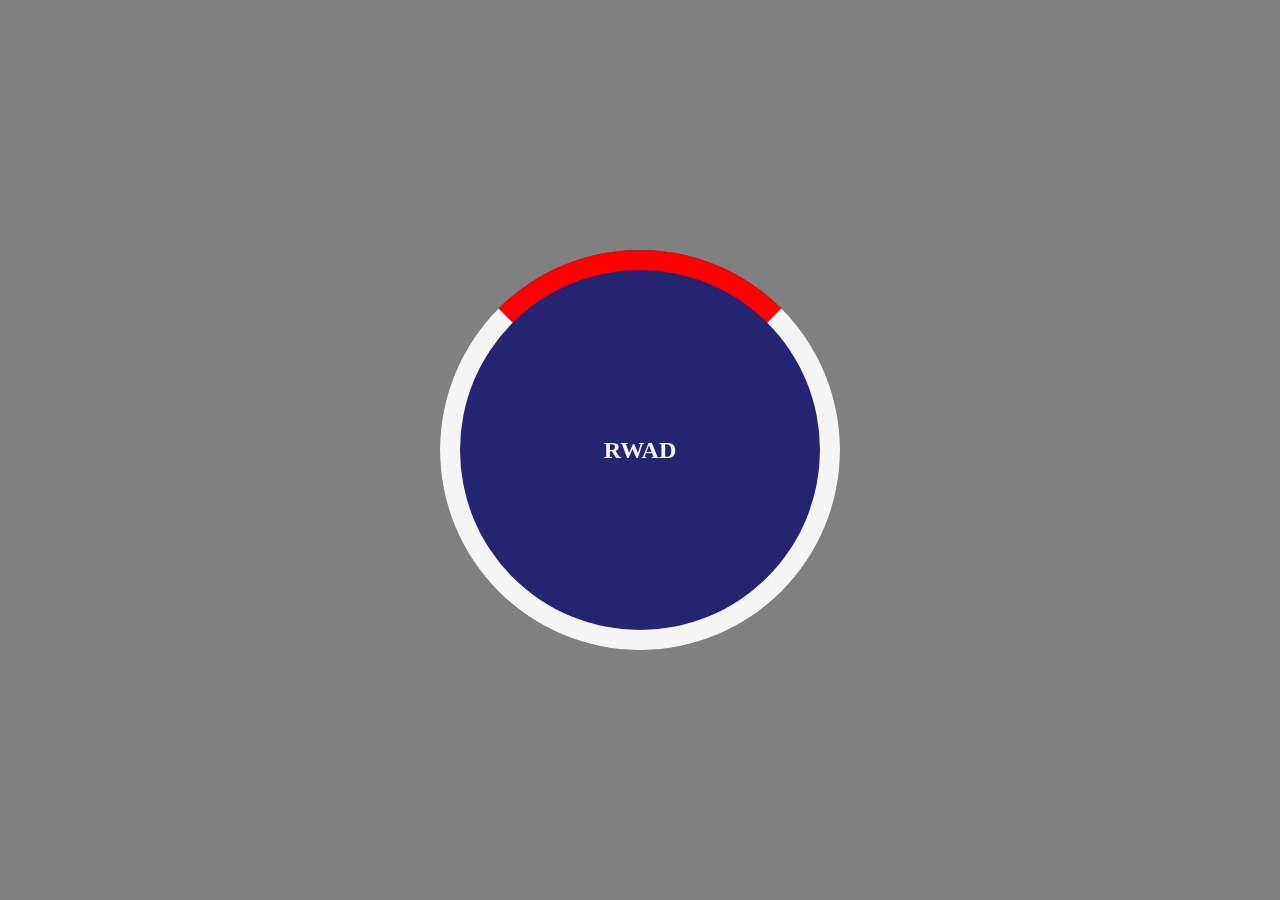
<file: Created/Assignments/IJSE_Assignment_CSS_Animaion/Case 02 transition for rotate a circle border when some one point it/index.html>
<!DOCTYPE html>
<html lang="en">
  <head>
    <meta charset="UTF-8" />
    <meta http-equiv="X-UA-Compatible" content="IE=edge" />
    <meta name="viewport" content="width=device-width, initial-scale=1.0" />
    <title>Document</title>
    <style></style>

    <style>
      * {
        box-sizing: border-box;
      }

      body {
        background-color: grey;
      }

      section {
        position: absolute;
        height: fit-content;
        top: 0;
        right: 0;
        bottom: 0;
        left: 0;
        margin: auto;
      }

      section > div {
        border-radius: 100%;
        top: 0;
        bottom: 0;
        left: 0;
        right: 0;
        margin: auto;
        height: 400px;
        width: 400px;
        background-color: rgb(36, 36, 113);
      }

      section > div div {
        z-index: 1;
        position: absolute;
        height: 400px;
        width: 400px;
        border-radius: 100%;
        border: 20px solid whitesmoke;
        border-top-color: red;
      }

      section > div div:hover {
        transform: rotate(360deg);
        transition-duration: 3s;
      }

      h1 {
        transform: none;
        position: absolute;
        height: fit-content;
        width: fit-content;
        top: 0;
        bottom: 0;
        left: 0;
        right: 0;
        margin: auto;
        color: whitesmoke;
        font-weight: bolder;
      }
    </style>

    <link rel="stylesheet" href="style.css" />
  </head>
  <body>
    <section>
      <div>
        <div></div>
        <h1>RWAD</h1>
      </div>
    </section>
  </body>
</html>
</file>
<file: Created/Assignments/SPA/assets/css/table.css>
/**@author : Hasitha Lakshan
Project :Portfolio
Date :9/18/2022
Time :7:51 PM
*/

.my-custom-scrollbar {
    position: relative;
    height: 500px;
    overflow: auto;
}
.table-wrapper-scroll-y {
    display: block;
}
table {
    border-collapse: collapse;
    border-radius: 0.3em;
    overflow: hidden;
}
</file>
<file: Created/Assignments/SPA/assets/css/style.css>
.container-order {
    display: flex;
    flex-direction: row;
}
</file>
<file: Created/Assignments/HTML-CSS---Assignment-1/CASE_02_Absolute_Relative_BoxModel/style.css>
*,
*::before,
*::after,
:root {
  --color-primary: rgb(231, 224, 224);
  --color-secondary: rgb(122, 21, 122);
  --color-text-light: rgb(253, 252, 252);
  --color-text-dark: rgb(17, 15, 15);
  box-sizing: border-box;
}

body {
  position: relative;
  margin: 1rem;
  border: 2px solid grey;
  border-radius: 8px;
}

/* hr */
hr {
  margin: 0;
  border-width: 2px;
  border-color: black;
}

/* Navbar */

nav ul {
  padding-left: 0;
  position: relative;
  list-style: none;
  display: flex;
  justify-content: flex-end;
  align-items: first baseline;
  margin: 0.5rem;
  height: 60px;
}

nav ul li {
  margin: 0 1rem 0 0;
  padding-left: 0;
}

nav ul li a {
  color: var(--color-text-dark);
  text-decoration: none;
  font-family: Arial, Helvetica, sans-serif;
  font-weight: bold;
}

nav ul li a:hover {
  color: #555;
}

nav ul li:first-child {
  position: absolute;
  left: 0;
}

img {
  margin-left: 2rem;
  width: 210px;
  height: 65px;
}

@media screen and (max-width: 600px) {
  body {
    padding: 0 !important;
  }
  /* NavBar */

  nav ul {
    height: fit-content;
    justify-content: center;
    padding-top: 4.5rem;
    font-size: 0.8rem;
  }

  nav ul li {
    margin: 0 1.5rem 0 0;
    padding: 0;
  }

  nav ul li:first-child {
    top: 0;
    left: calc(50vw - 140px);
  }

  img {
    margin: 0;
    width: 230px;
    height: 70px;
  }

  /* Aside hide */
  aside {
    visibility: hidden;
  }

  /* Videos */
  main div {
    flex-direction: column;
    justify-content: center;
    align-items: center;
  }
  body main div video {
    object-fit: cover;
    margin: 0.1rem;
    width: 100%;
  }

  main article {
    margin-left: 0;
  }
}

/* Aside */
aside {
  padding: 0 0.5rem;
  height: inherit;
  width: 20vw;
  background-color: purple;
}

aside ul {
  list-style: none;
  padding-left: 10px;
}

aside ul li {
  font-size: 1rem;
  padding: 1rem 0;
}

aside ul li a {
  font-family: Arial, Helvetica, sans-serif;
  letter-spacing: 0.08rem;
  font-weight: bold;
  text-decoration: none;
  color: var(--color-text-light);
}

aside ul li a:hover {
  color: rgb(202, 200, 200);
}

/* videos */
main div {
  display: flex;
  justify-content: center;
}

main div video {
  width: 33%;
  margin: 0.1rem;
}

main article div video {
  border: 3px solid green;
  padding: 0.1rem;
  border-radius: 5px;
}

/* Footer */
footer {
  width: 100%;
}
footer p {
  background-color: grey;
  color: var(--color-text-light);
  font-weight: bold;
  text-align: center;
  padding: 1rem;
  font-size: 1.5rem;
  width: 100%;
  margin: 0;
}

/* Layouts */

main {
  position: relative;
  box-sizing: border-box;
  width: 100%;
  padding: 0 1rem;
}

article {
  margin-left: 19.5vw;
}

aside {
  width: 20vw;
  position: absolute;
  left: 0;
  height: 100%;
}

main article p:last-child {
  margin-bottom: 0;
  padding-bottom: 1rem;
}
</file>
<file: Created/Assignments/HTML-CSS---Assignment-1/CASE_03_Absolute_Relative_Fixed/style.css>
body {
  position: relative;
  height: 100vh;
  margin: 0;
}

/* Fixed */
div {
  width: 20vw;
  height: 20vw;
  border-radius: 100%;
  left: 0;
  right: 0;
  top: 0;
  bottom: 0;
  margin: auto;
}

main div {
  position: fixed;
}

main div:first-child {
  border: 1rem solid red;
  z-index: 10;
}

main div:last-child {
  border: 2rem solid grey;
  z-index: 9;
}

/* Text */

body article section:first-child div {
  background-color: purple;
  position: absolute;
}

body article section:nth-child(2) div {
  background-color: dodgerblue;
  position: absolute;
}

body article section:nth-child(3) div {
  background-color: rgb(236, 102, 54);
  position: absolute;
}

p {
  margin: 0;
  height: inherit;
  text-align: center;
  display: flex;
  flex-direction: column;
  justify-content: center;
  font-size: 1.5rem;
  color: whitesmoke;
  font-weight: bold;
}

section {
  position: relative;
  height: 100vh;
}
</file>
<file: Created/Assignments/HTML-CSS---Assignment-1/CASE_04_Absolute_Relative_Sticky/style.css>
body {
  margin: 0;
  font-family: system-ui, -apple-system, BlinkMacSystemFont, "Segoe UI", Roboto,
    Oxygen, Ubuntu, Cantarell, "Open Sans", "Helvetica Neue", sans-serif;
}

/* Cards */
p {
  margin: 0;
  padding: 0;
}

main section div {
  position: relative;
  height: 100vh;
}

main section div p:last-child {
  height: 90vh;
  display: flex;
  flex-direction: column;
  justify-content: center;
  text-align: center;
  font-weight: bolder;
  color: black;
  font-size: 4rem;
}

main section div:nth-child(1) {
  background-color: rgb(252, 252, 252);
}

main section div:nth-child(1) p:first-child {
  background-color: red;
}

main section div:nth-child(2) {
  background-color: dodgerblue;
}

main section div:nth-child(2) p:first-child {
  background-color: rgb(20, 20, 107);
}

main section div:nth-child(3) {
  background-color: grey;
}

main section div:nth-child(3) p:first-child {
  background-color: black;
}

main section div:nth-child(4) {
  background-color: red;
}

main section div:nth-child(4) p:first-child {
  background-color: rgb(121, 21, 21);
}

main section div p:first-child {
  padding: 0.5rem;
  position: sticky;
  top: 0;
  font-size: 1.5rem;
  font-weight: bold;
  color: whitesmoke;
}
</file>
<file: Created/Assignments/HTML-CSS---Assignment-1/CASE_05_Grid(01)/style.css>
body {
  height: 100vh;
  display: flex;
  flex-direction: column;
  justify-content: center;
  align-items: center;
}
main {
  background-color: antiquewhite;
  border-style: none;
  display: grid;
  grid-template-columns: repeat(4, 22vw);
}

div {
  height: 22vh;
  border: 0.5px solid black;
}

body main div:nth-child(1) {
  background-color: red;
}

body main div:nth-child(2) {
  background-color: green;
}
body main div:nth-child(3) {
  background-color: orangered;
}
body main div:nth-child(4) {
  background-color: purple;
}
body main div:nth-child(5) {
  background-color: rgb(127, 27, 127);
}
body main div:nth-child(6) {
  background-color: blue;
}
body main div:nth-child(7) {
  background-color: rgb(145, 5, 5);
}
body main div:nth-child(8) {
  background-color: lightpink;
}
body main div:nth-child(9) {
  background-color: rgb(1, 1, 106);
}
body main div:nth-child(10) {
  background-color: yellow;
}
body main div:nth-child(11) {
  background-color: rgb(87, 97, 104);
}
body main div:nth-child(12) {
  background-color: aqua;
}
</file>
<file: Created/Assignments/HTML-CSS---Assignment-1/CASE_06_Grid(02)/style.css>
*,
*::before,
*::after {
  box-sizing: border-box;
}

body {
  height: 100vh;
  display: flex;
  flex-direction: column;
  justify-content: center;
  align-items: center;
}
main {
  display: grid;
  grid-template-columns: repeat(4, 24vw);
  grid-template-rows: repeat(3, 24vh);
  grid-template-areas:
    "red red green oranged"
    "purple pink blue oranged"
    "hardRed hardBlue hardBlue oranged";
}

div {
  background-color: aqua;
  border: 0.5px solid black;
}
body main div:nth-child(1) {
  background-color: red;
  grid-area: red;
}

body main div:nth-child(2) {
  background-color: green;
  grid-area: green;
}
body main div:nth-child(3) {
  background-color: rgb(245, 103, 51);
  grid-area: oranged;
}
body main div:nth-child(4) {
  background-color: purple;
  grid-area: purple;
}
body main div:nth-child(5) {
  background-color: rgb(220, 97, 158);
  grid-area: pink;
}
body main div:nth-child(6) {
  background-color: blue;
  grid-area: blue;
}
body main div:nth-child(7) {
  background-color: brown;
  grid-area: hardRed;
}
body main div:nth-child(8) {
  background-color: rgb(1, 1, 106);
  grid-area: hardBlue;
}
</file>
<file: Created/Assignments/IJSE_Assignment_CSS_Animaion/Case 02 transition for rotate a circle border when some one point it/style.css>
* {
  box-sizing: border-box;
}

body {
  background-color: grey;
}

section {
  position: absolute;
  height: fit-content;
  top: 0;
  right: 0;
  bottom: 0;
  left: 0;
  margin: auto;
}

section > div {
  border-radius: 100%;
  top: 0;
  bottom: 0;
  left: 0;
  right: 0;
  margin: auto;
  height: 400px;
  width: 400px;
  background-color: rgb(36, 36, 113);
}

section > div div {
  z-index: 1;
  position: absolute;
  height: 400px;
  width: 400px;
  border-radius: 100%;
  border: 20px solid whitesmoke;
  border-top-color: red;
}

section > div div:hover {
  transform: rotate(360deg);
  transition-duration: 3s;
}

h1 {
  transform: none;
  position: absolute;
  height: fit-content;
  width: fit-content;
  top: 0;
  bottom: 0;
  left: 0;
  right: 0;
  margin: auto;
  color: whitesmoke;
  font-weight: bolder;
}
</file>
